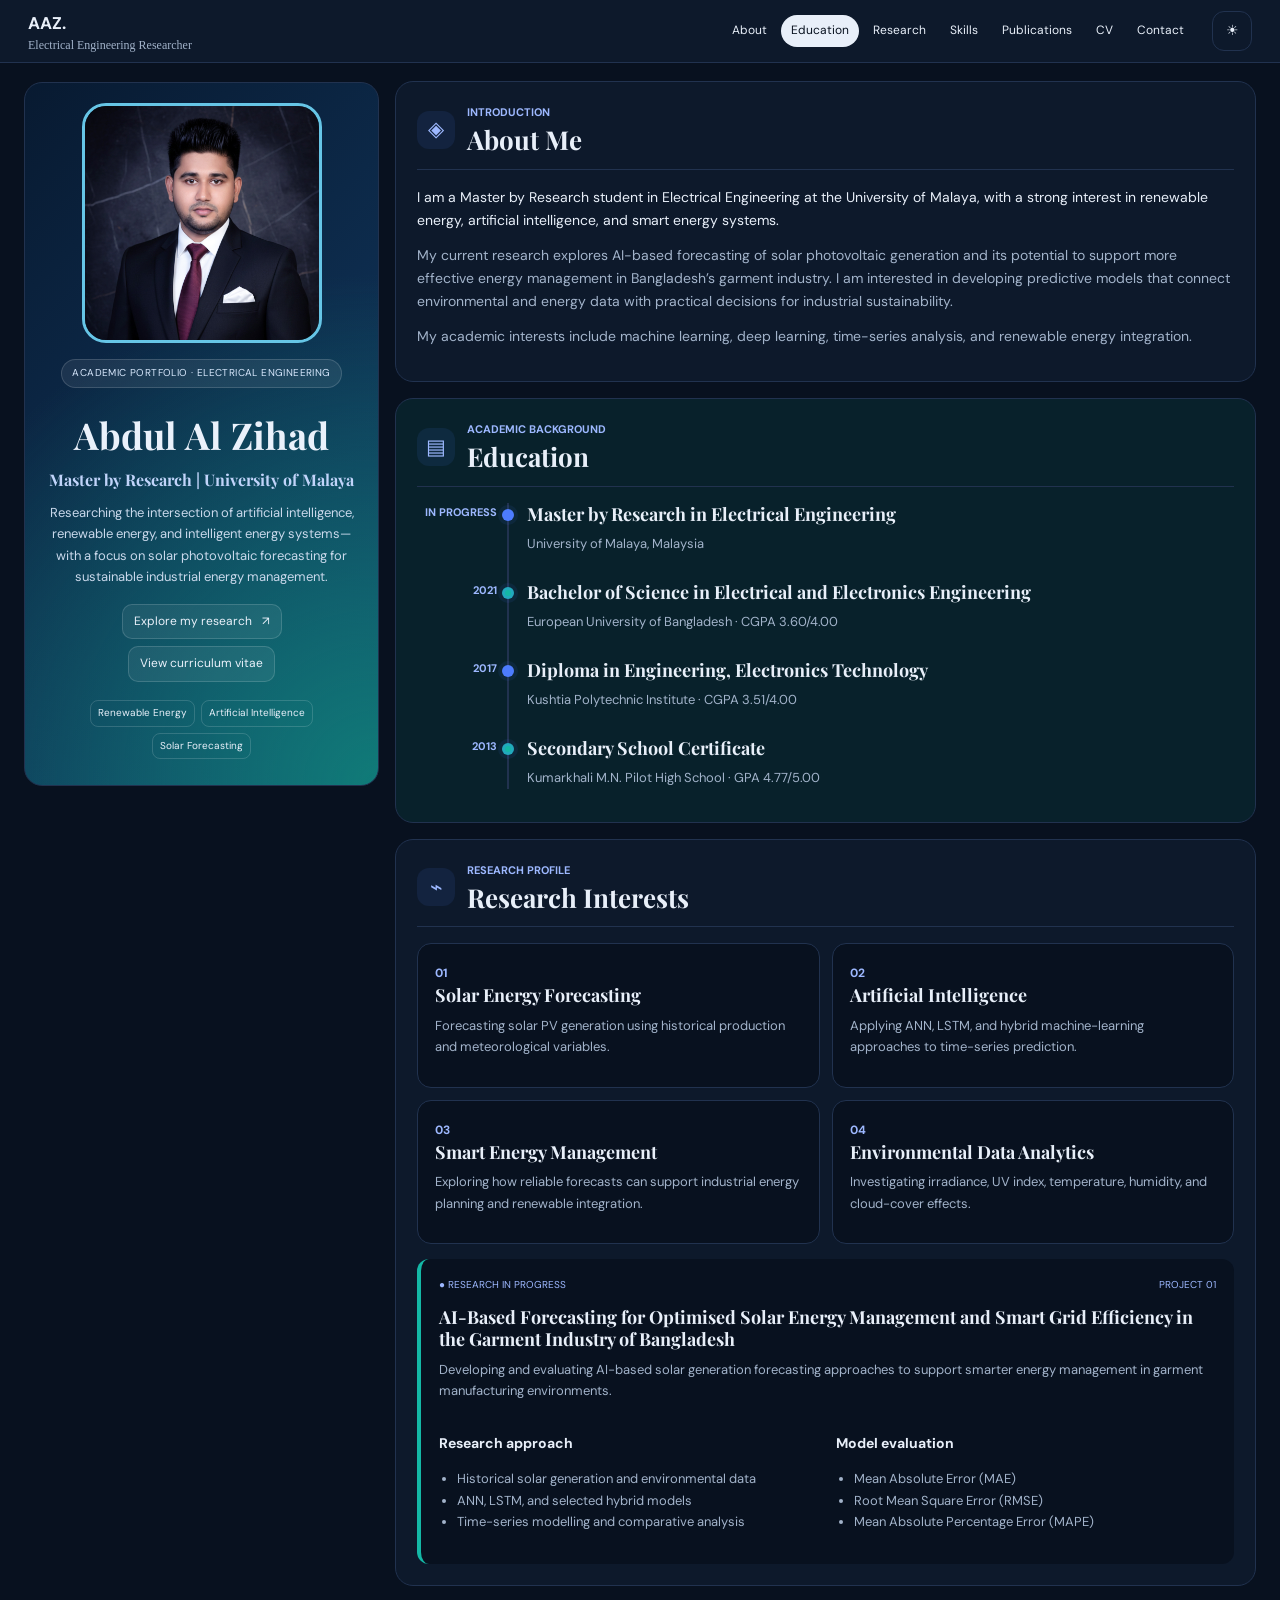
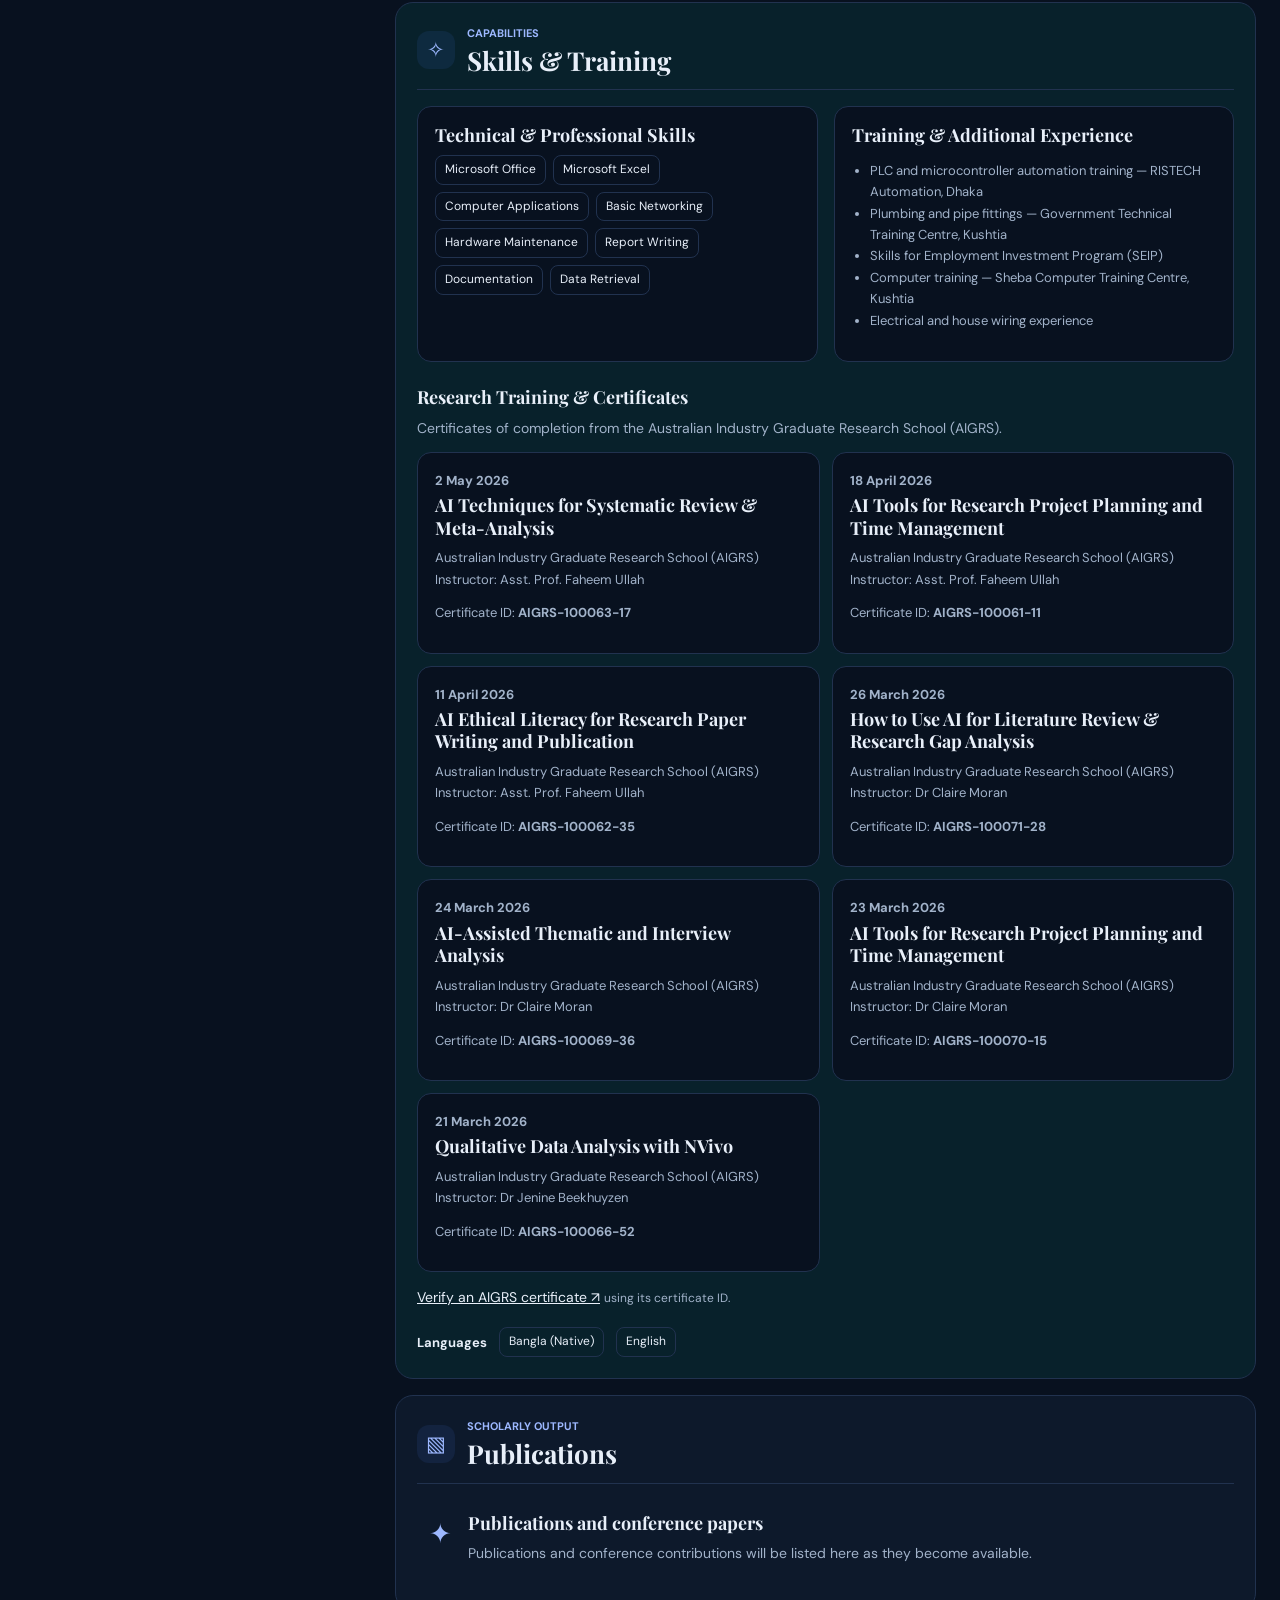
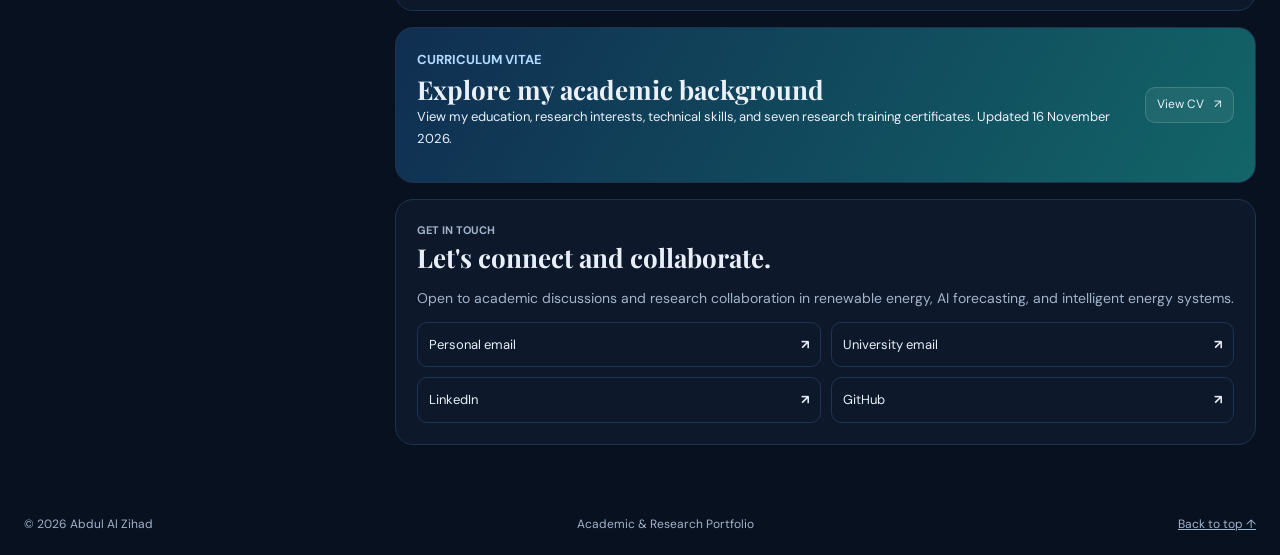
<file: index.html>
<!doctype html>
<html lang="en">
<head>
<meta charset="utf-8"><meta name="viewport" content="width=device-width,initial-scale=1">
<meta name="description" content="Abdul Al Zihad — Electrical Engineering researcher at the University of Malaya, working on AI-based solar energy forecasting.">
<meta name="theme-color" content="#0b1b3b">
<title>Abdul Al Zihad | Academic Portfolio</title>
<link rel="preconnect" href="https://fonts.googleapis.com"><link rel="preconnect" href="https://fonts.gstatic.com" crossorigin>
<link href="https://fonts.googleapis.com/css2?family=DM+Sans:wght@400;500;600;700&family=Playfair+Display:wght@500;600;700&display=swap" rel="stylesheet">
<script>try{if(localStorage.getItem('zihad-theme')!=='light')document.documentElement.classList.add('dark')}catch(e){document.documentElement.classList.add('dark')}</script><style>
:root{--paper:#f2f5fa;--surface:#fff;--card:#eaf3f6;--ink:#0b1730;--muted:#5a6a84;--line:#d8e0ed;--accent:#1d4ed8}
.dark{--paper:#08111f;--surface:#0d192b;--card:#08212b;--ink:#e8eff9;--muted:#a2b3ca;--line:#21324f;--accent:#9db8ff}
*{box-sizing:border-box}html{scroll-behavior:smooth;scroll-padding-top:78px}body{margin:0;background:var(--paper);color:var(--ink);font:14px/1.65 'DM Sans',sans-serif;transition:background .3s,color .3s}a{color:inherit}h1,h2,h3{font-family:'Playfair Display',Georgia,serif;line-height:1.25}h2{font-size:26px;margin:0}h3{font-size:18px;margin:0 0 8px}p{margin:0 0 12px}button{font:inherit;cursor:pointer}a:focus-visible,button:focus-visible{outline:3px solid #14b8a6;outline-offset:4px}.topbar{position:sticky;top:0;z-index:20;border-bottom:1px solid var(--line);background:var(--surface)}.nav{max-width:1440px;margin:auto;padding:9px 28px;display:flex;align-items:center;gap:18px;min-height:62px}.brand{text-decoration:none;font-size:17px;font-weight:700;margin-right:auto}.brand:after{content:'Electrical Engineering Researcher';display:block;font:12px Georgia;color:var(--muted)}.navlinks{display:flex;align-items:center;gap:4px}.navlinks a{text-decoration:none;font-size:12px;padding:6px 10px;border-radius:20px}.navlinks a:hover,.navlinks a.active{background:var(--ink);color:var(--paper)}.theme-toggle,.menu-toggle{border:1px solid var(--line);border-radius:12px;background:var(--surface);color:var(--ink);width:40px;height:40px}.menu-toggle{display:none}main{max-width:1440px;margin:auto;padding:18px 24px;display:grid;grid-template-columns:355px minmax(0,1fr);gap:16px;align-items:start}.hero{grid-column:1;grid-row:1 / span 9;position:sticky;top:82px;text-align:center;padding:20px 20px 26px;border:1px solid var(--line);border-radius:18px;color:#eaf1fb;background:radial-gradient(circle at 100% 100%,#107b78,transparent 65%),linear-gradient(135deg,#081a31,#123d68);overflow:hidden}.hero-grid{display:flex;flex-direction:column}.portrait-wrap{order:-1;margin:0 auto 16px;width:240px;max-width:100%}.portrait-frame{height:240px;border:3px solid #66c5e6;border-radius:24px;background:linear-gradient(145deg,#162c4b,#277481);display:grid;place-items:center;overflow:hidden}.portrait-frame img{display:block;width:100%;height:100%;object-fit:cover;object-position:center 30%}.portrait-fallback{display:none}.portrait-fallback{font:700 68px Georgia;color:#c3dafa}.portrait-caption{display:none}.kicker{display:inline-block;font-size:10px;border:1px solid #ffffff26;border-radius:20px;background:#ffffff12;padding:5px 10px;color:#d7e7fc;letter-spacing:.4px}.hero h1{font-size:37px;margin:12px 0}.hero h2{font-size:16px;color:#c1d4fa;margin-bottom:12px}.hero-text{font-size:13px;color:#c9d8eb}.actions{display:flex;flex-wrap:wrap;gap:7px;justify-content:center;margin-top:16px}.btn{display:inline-flex;padding:7px 11px;border:1px solid #ffffff26;border-radius:10px;text-decoration:none;background:#ffffff10;font-size:12px;gap:10px;transition:transform .2s,background .2s}.btn:hover{transform:translateY(-2px);background:#ffffff20}.hero-tags{margin-top:18px;display:flex;flex-wrap:wrap;gap:6px;justify-content:center}.hero-tags span{font-size:10px;padding:4px 7px;border:1px solid #ffffff26;border-radius:8px}.hero-tags i{display:none}.section,.cv-strip{grid-column:2;background:var(--surface);border:1px solid var(--line);border-radius:18px;padding:21px;margin:0;min-width:0}.tinted{background:var(--card)}.section-title{display:flex;align-items:center;gap:12px;border-bottom:1px solid var(--line);padding-bottom:12px;margin-bottom:16px}.section-icon{width:38px;height:38px;border-radius:12px;background:#4d7cff18;display:grid;place-items:center;color:var(--accent);font-size:21px;flex-shrink:0}.eyebrow{font-size:11px;color:var(--accent);font-weight:700;margin:0 0 3px}.about-grid p{color:var(--muted)}.about-grid .lead{color:var(--ink)}.timeline{margin-left:90px;border-left:2px solid var(--line);padding-left:18px}.timeline article{position:relative;margin:0 0 26px}.timeline article:last-child{margin-bottom:0}.timeline .date{position:absolute;right:calc(100% + 30px);top:0;width:78px;text-align:right;font-size:11px;font-weight:700;color:var(--accent)}.timeline-dot{position:absolute;left:-25px;top:6px;width:12px;height:12px;border:3px solid #4d7cff40;border-radius:50%;background:#4d7cff;box-shadow:0 0 0 4px #4d7cff15}.timeline article:nth-child(even) .timeline-dot{background:#14b8a6}.timeline p{color:var(--muted);font-size:13px}.card-grid{display:grid;grid-template-columns:1fr 1fr;gap:12px}.info-card,.skill-box{padding:17px;border:1px solid var(--line);border-radius:14px;background:var(--paper);transition:transform .2s}.info-card:hover{transform:translateY(-3px)}.info-card p,.research-feature p{color:var(--muted);font-size:13px}.card-no{color:var(--accent);font-size:12px;font-weight:700}.research-feature{margin-top:15px;border-left:4px solid #14b8a6;padding:18px;background:var(--paper);border-radius:12px}.feature-head{display:flex;gap:12px;justify-content:space-between;font-size:10px;color:var(--accent);margin-bottom:12px}.feature-cols,.skills-grid{display:grid;grid-template-columns:1fr 1fr;gap:16px}.feature-cols h4{margin-bottom:8px}.feature-cols ul,.clean-list{padding-left:18px;color:var(--muted);font-size:13px}.chips{display:flex;gap:7px;flex-wrap:wrap}.chips span,.language-line span{border:1px solid var(--line);padding:4px 9px;border-radius:8px;font-size:12px}.language-line{display:flex;align-items:center;gap:12px;margin-top:18px;font-size:13px;flex-wrap:wrap}.empty-state{display:flex;gap:16px;color:var(--muted);padding:12px}.empty-state>span{font-size:27px;color:var(--accent)}.empty-state h3{color:var(--ink)}.cv-strip{background:linear-gradient(120deg,#102e51,#126568);color:#eaf1fb}.cv-strip .eyebrow{color:#b2d9ff}.cv-inner{display:flex;align-items:center;gap:20px;justify-content:space-between}.cv-inner p{font-size:13px}.cv-inner .btn{white-space:nowrap}.contact h2{margin-bottom:12px}.contact p{color:var(--muted)}.contact-list{display:grid;grid-template-columns:1fr 1fr;gap:10px}.contact-list a{padding:11px;border:1px solid var(--line);border-radius:10px;text-decoration:none;font-size:13px}.contact-list a:hover{color:var(--accent)}.contact-list b{float:right}footer{max-width:1440px;margin:auto;padding:20px 24px;color:var(--muted);font-size:12px}.footer-inner{display:flex;gap:18px;justify-content:space-between}.facts-band{display:none}.section{animation:appear .6s ease both}@keyframes appear{from{opacity:.5;transform:translateY(12px)}to{opacity:1;transform:none}}@media(min-width:1500px){main{grid-template-columns:370px 1fr}}@media(max-width:1000px){main{grid-template-columns:290px 1fr;padding:14px}.nav{padding:9px 14px;gap:10px}.navlinks a{padding:6px;font-size:11px}.portrait-frame{height:210px}.card-grid,.skills-grid,.feature-cols{grid-template-columns:1fr}.hero{padding:18px 14px}.hero h1{font-size:31px}}@media(max-width:760px){main{display:flex;flex-direction:column}.hero{position:relative;top:0;width:100%}.section,.cv-strip{width:100%}.navlinks{display:none;position:absolute;top:100%;left:0;right:0;flex-direction:column;background:var(--surface);padding:14px;border-bottom:1px solid var(--line)}.navlinks.open{display:flex}.navlinks a{font-size:14px;width:100%;text-align:center}.menu-toggle{display:block}.hero-text{max-width:520px;margin:auto}.portrait-frame{height:230px}.contact-list{grid-template-columns:1fr}.cv-inner{align-items:flex-start;flex-direction:column}.footer-inner{flex-wrap:wrap}.section{padding:17px}}@media(prefers-reduced-motion:reduce){html{scroll-behavior:auto}*,*::before,*::after{animation:none!important;transition:none!important}}
</style>
</head>
<body>
<header class="topbar"><nav class="nav wrap"><a class="brand" href="#home">AAZ<span>.</span></a><button class="menu-toggle" aria-expanded="false" aria-controls="navlinks">☰</button><div class="navlinks" id="navlinks"><a href="#about">About</a><a href="#education">Education</a><a href="#research">Research</a><a href="#skills">Skills</a><a href="#publications">Publications</a><a href="cv.html?v=20261116-certificates">CV</a><a class="nav-cta" href="#contact">Contact</a></div><button class="theme-toggle" aria-label="Toggle dark mode" title="Toggle dark mode">☀</button></nav></header>
<main>
<section class="hero" id="home"><div class="wrap hero-grid"><div class="hero-copy"><p class="kicker">ACADEMIC PORTFOLIO · ELECTRICAL ENGINEERING</p><h1>Abdul Al Zihad</h1><h2>Master by Research | University of Malaya</h2><p class="hero-text">Researching the intersection of artificial intelligence, renewable energy, and intelligent energy systems—with a focus on solar photovoltaic forecasting for sustainable industrial energy management.</p><div class="actions"><a class="btn btn-light" href="#research">Explore my research <span>↗</span></a><a class="btn btn-outline" href="cv.html?v=20261116-certificates">View curriculum vitae</a></div><div class="hero-tags"><span>Renewable Energy</span><i></i><span>Artificial Intelligence</span><i></i><span>Solar Forecasting</span></div></div><div class="portrait-wrap"><div class="portrait-frame"><img src="assets/profile-portrait.jpg" alt="Portrait of Abdul Al Zihad" onerror="this.style.display='none'"><div class="portrait-fallback">AAZ</div></div><div class="portrait-caption"><b>Abdul Al Zihad</b><span>Researcher · Electrical Engineering</span></div></div></div></section>
<div class="facts-band"><div class="wrap facts"><div><b>01</b><span>Research-focused</span></div><div><b>02</b><span>Data-driven</span></div><div><b>03</b><span>Sustainability-oriented</span></div></div></div>
<section class="section wrap" id="about"><div class="section-title"><span class="section-icon">◈</span><div><p class="eyebrow">INTRODUCTION</p><h2>About Me</h2></div></div><div class="about-grid"><p class="lead">I am a Master by Research student in Electrical Engineering at the University of Malaya, with a strong interest in renewable energy, artificial intelligence, and smart energy systems.</p><div><p>My current research explores AI-based forecasting of solar photovoltaic generation and its potential to support more effective energy management in Bangladesh’s garment industry. I am interested in developing predictive models that connect environmental and energy data with practical decisions for industrial sustainability.</p><p>My academic interests include machine learning, deep learning, time-series analysis, and renewable energy integration.</p></div></div></section>
<section class="section tinted" id="education"><div class="wrap"><div class="section-title"><span class="section-icon">▤</span><div><p class="eyebrow">ACADEMIC BACKGROUND</p><h2>Education</h2></div></div><div class="timeline"><article><span class="timeline-dot"></span><div><span class="date">IN PROGRESS</span><h3>Master by Research in Electrical Engineering</h3><p>University of Malaya, Malaysia</p></div></article><article><span class="timeline-dot"></span><div><span class="date">2021</span><h3>Bachelor of Science in Electrical and Electronics Engineering</h3><p>European University of Bangladesh · CGPA 3.60/4.00</p></div></article><article><span class="timeline-dot"></span><div><span class="date">2017</span><h3>Diploma in Engineering, Electronics Technology</h3><p>Kushtia Polytechnic Institute · CGPA 3.51/4.00</p></div></article><article><span class="timeline-dot"></span><div><span class="date">2013</span><h3>Secondary School Certificate</h3><p>Kumarkhali M.N. Pilot High School · GPA 4.77/5.00</p></div></article></div></div></section>
<section class="section wrap" id="research"><div class="section-title"><span class="section-icon">⌁</span><div><p class="eyebrow">RESEARCH PROFILE</p><h2>Research Interests</h2></div></div><div class="card-grid"><article class="info-card"><span class="card-no">01</span><h3>Solar Energy Forecasting</h3><p>Forecasting solar PV generation using historical production and meteorological variables.</p></article><article class="info-card"><span class="card-no">02</span><h3>Artificial Intelligence</h3><p>Applying ANN, LSTM, and hybrid machine-learning approaches to time-series prediction.</p></article><article class="info-card"><span class="card-no">03</span><h3>Smart Energy Management</h3><p>Exploring how reliable forecasts can support industrial energy planning and renewable integration.</p></article><article class="info-card"><span class="card-no">04</span><h3>Environmental Data Analytics</h3><p>Investigating irradiance, UV index, temperature, humidity, and cloud-cover effects.</p></article></div><article class="research-feature"><div class="feature-head"><span class="status">● RESEARCH IN PROGRESS</span><span>PROJECT 01</span></div><h3>AI-Based Forecasting for Optimised Solar Energy Management and Smart Grid Efficiency in the Garment Industry of Bangladesh</h3><p>Developing and evaluating AI-based solar generation forecasting approaches to support smarter energy management in garment manufacturing environments.</p><div class="feature-cols"><div><h4>Research approach</h4><ul><li>Historical solar generation and environmental data</li><li>ANN, LSTM, and selected hybrid models</li><li>Time-series modelling and comparative analysis</li></ul></div><div><h4>Model evaluation</h4><ul><li>Mean Absolute Error (MAE)</li><li>Root Mean Square Error (RMSE)</li><li>Mean Absolute Percentage Error (MAPE)</li></ul></div></div></article></section>
<section class="section tinted" id="skills"><div class="wrap"><div class="section-title"><span class="section-icon">✧</span><div><p class="eyebrow">CAPABILITIES</p><h2>Skills & Training</h2></div></div><div class="skills-grid"><div class="skill-box"><h3>Technical & Professional Skills</h3><div class="chips"><span>Microsoft Office</span><span>Microsoft Excel</span><span>Computer Applications</span><span>Basic Networking</span><span>Hardware Maintenance</span><span>Report Writing</span><span>Documentation</span><span>Data Retrieval</span></div></div><div class="skill-box"><h3>Training & Additional Experience</h3><ul class="clean-list"><li>PLC and microcontroller automation training — RISTECH Automation, Dhaka</li><li>Plumbing and pipe fittings — Government Technical Training Centre, Kushtia</li><li>Skills for Employment Investment Program (SEIP)</li><li>Computer training — Sheba Computer Training Centre, Kushtia</li><li>Electrical and house wiring experience</li></ul></div></div><div class="training-certificates" style="margin-top:24px"><h3>Research Training &amp; Certificates</h3><p style="color:var(--muted)">Certificates of completion from the Australian Industry Graduate Research School (AIGRS).</p><div class="card-grid"><article class="info-card"><p class="eyebrow"><time datetime="2026-05-02">2 May 2026</time></p><h3>AI Techniques for Systematic Review &amp; Meta-Analysis</h3><p>Australian Industry Graduate Research School (AIGRS)<br>Instructor: Asst. Prof. Faheem Ullah</p><p>Certificate ID: <strong>AIGRS-100063-17</strong></p></article>
<article class="info-card"><p class="eyebrow"><time datetime="2026-04-18">18 April 2026</time></p><h3>AI Tools for Research Project Planning and Time Management</h3><p>Australian Industry Graduate Research School (AIGRS)<br>Instructor: Asst. Prof. Faheem Ullah</p><p>Certificate ID: <strong>AIGRS-100061-11</strong></p></article>
<article class="info-card"><p class="eyebrow"><time datetime="2026-04-11">11 April 2026</time></p><h3>AI Ethical Literacy for Research Paper Writing and Publication</h3><p>Australian Industry Graduate Research School (AIGRS)<br>Instructor: Asst. Prof. Faheem Ullah</p><p>Certificate ID: <strong>AIGRS-100062-35</strong></p></article>
<article class="info-card"><p class="eyebrow"><time datetime="2026-03-26">26 March 2026</time></p><h3>How to Use AI for Literature Review &amp; Research Gap Analysis</h3><p>Australian Industry Graduate Research School (AIGRS)<br>Instructor: Dr Claire Moran</p><p>Certificate ID: <strong>AIGRS-100071-28</strong></p></article>
<article class="info-card"><p class="eyebrow"><time datetime="2026-03-24">24 March 2026</time></p><h3>AI-Assisted Thematic and Interview Analysis</h3><p>Australian Industry Graduate Research School (AIGRS)<br>Instructor: Dr Claire Moran</p><p>Certificate ID: <strong>AIGRS-100069-36</strong></p></article>
<article class="info-card"><p class="eyebrow"><time datetime="2026-03-23">23 March 2026</time></p><h3>AI Tools for Research Project Planning and Time Management</h3><p>Australian Industry Graduate Research School (AIGRS)<br>Instructor: Dr Claire Moran</p><p>Certificate ID: <strong>AIGRS-100070-15</strong></p></article>
<article class="info-card"><p class="eyebrow"><time datetime="2026-03-21">21 March 2026</time></p><h3>Qualitative Data Analysis with NVivo</h3><p>Australian Industry Graduate Research School (AIGRS)<br>Instructor: Dr Jenine Beekhuyzen</p><p>Certificate ID: <strong>AIGRS-100066-52</strong></p></article></div><p style="margin-top:14px"><a href="https://aigrs.au/certificate/verify" target="_blank" rel="noopener">Verify an AIGRS certificate ↗</a> <span style="color:var(--muted);font-size:12px">using its certificate ID.</span></p></div><div class="language-line"><b>Languages</b><span>Bangla (Native)</span><span>English</span></div></div></section>
<section class="section wrap" id="publications"><div class="section-title"><span class="section-icon">▧</span><div><p class="eyebrow">SCHOLARLY OUTPUT</p><h2>Publications</h2></div></div><div class="empty-state"><span>✦</span><div><h3>Publications and conference papers</h3><p>Publications and conference contributions will be listed here as they become available.</p></div></div></section>
<section class="cv-strip"><div class="wrap cv-inner"><div><p class="eyebrow">CURRICULUM VITAE</p><h2>Explore my academic background</h2><p>View my education, research interests, technical skills, and seven research training certificates. Updated 16 November 2026.</p></div><a class="btn btn-light" href="cv.html?v=20261116-certificates">View CV <span>↗</span></a></div></section>
<section class="section wrap contact" id="contact"><div><p class="eyebrow">GET IN TOUCH</p><h2>Let's connect and collaborate.</h2><p>Open to academic discussions and research collaboration in renewable energy, AI forecasting, and intelligent energy systems.</p></div><div class="contact-list"><a href="mailto:abdulalzihad05@gmail.com">Personal email <b>↗</b></a><a href="mailto:25099949@siswa.um.edu.my">University email <b>↗</b></a><a href="https://www.linkedin.com/in/abdul-al-zihad/" target="_blank" rel="noopener">LinkedIn <b>↗</b></a><a href="https://github.com/abdulalzihad05" target="_blank" rel="noopener">GitHub <b>↗</b></a></div></section>
</main><footer><div class="wrap footer-inner"><span>© <span id="year"></span> Abdul Al Zihad</span><span>Academic & Research Portfolio</span><a href="#home">Back to top ↑</a></div></footer><script>
document.getElementById('year').textContent=new Date().getFullYear();
const theme=document.querySelector('.theme-toggle');function themeLabel(){theme.textContent=document.documentElement.classList.contains('dark')?'☀':'☾'}themeLabel();theme.addEventListener('click',()=>{document.documentElement.classList.toggle('dark');themeLabel();try{localStorage.setItem('zihad-theme',document.documentElement.classList.contains('dark')?'dark':'light')}catch(e){}});
const menu=document.querySelector('.menu-toggle'),links=document.querySelector('.navlinks');menu.addEventListener('click',()=>{const open=links.classList.toggle('open');menu.setAttribute('aria-expanded',open)});links.querySelectorAll('a').forEach(a=>a.addEventListener('click',()=>{links.classList.remove('open');menu.setAttribute('aria-expanded','false')}));
const sections=document.querySelectorAll('section[id]');const observer=new IntersectionObserver(entries=>{entries.forEach(entry=>{if(entry.isIntersecting){links.querySelectorAll('a').forEach(a=>a.classList.toggle('active',a.getAttribute('href')==='#'+entry.target.id))}})},{rootMargin:'-80px 0px -55% 0px'});sections.forEach(s=>observer.observe(s));
</script>
</body></html>
</file>
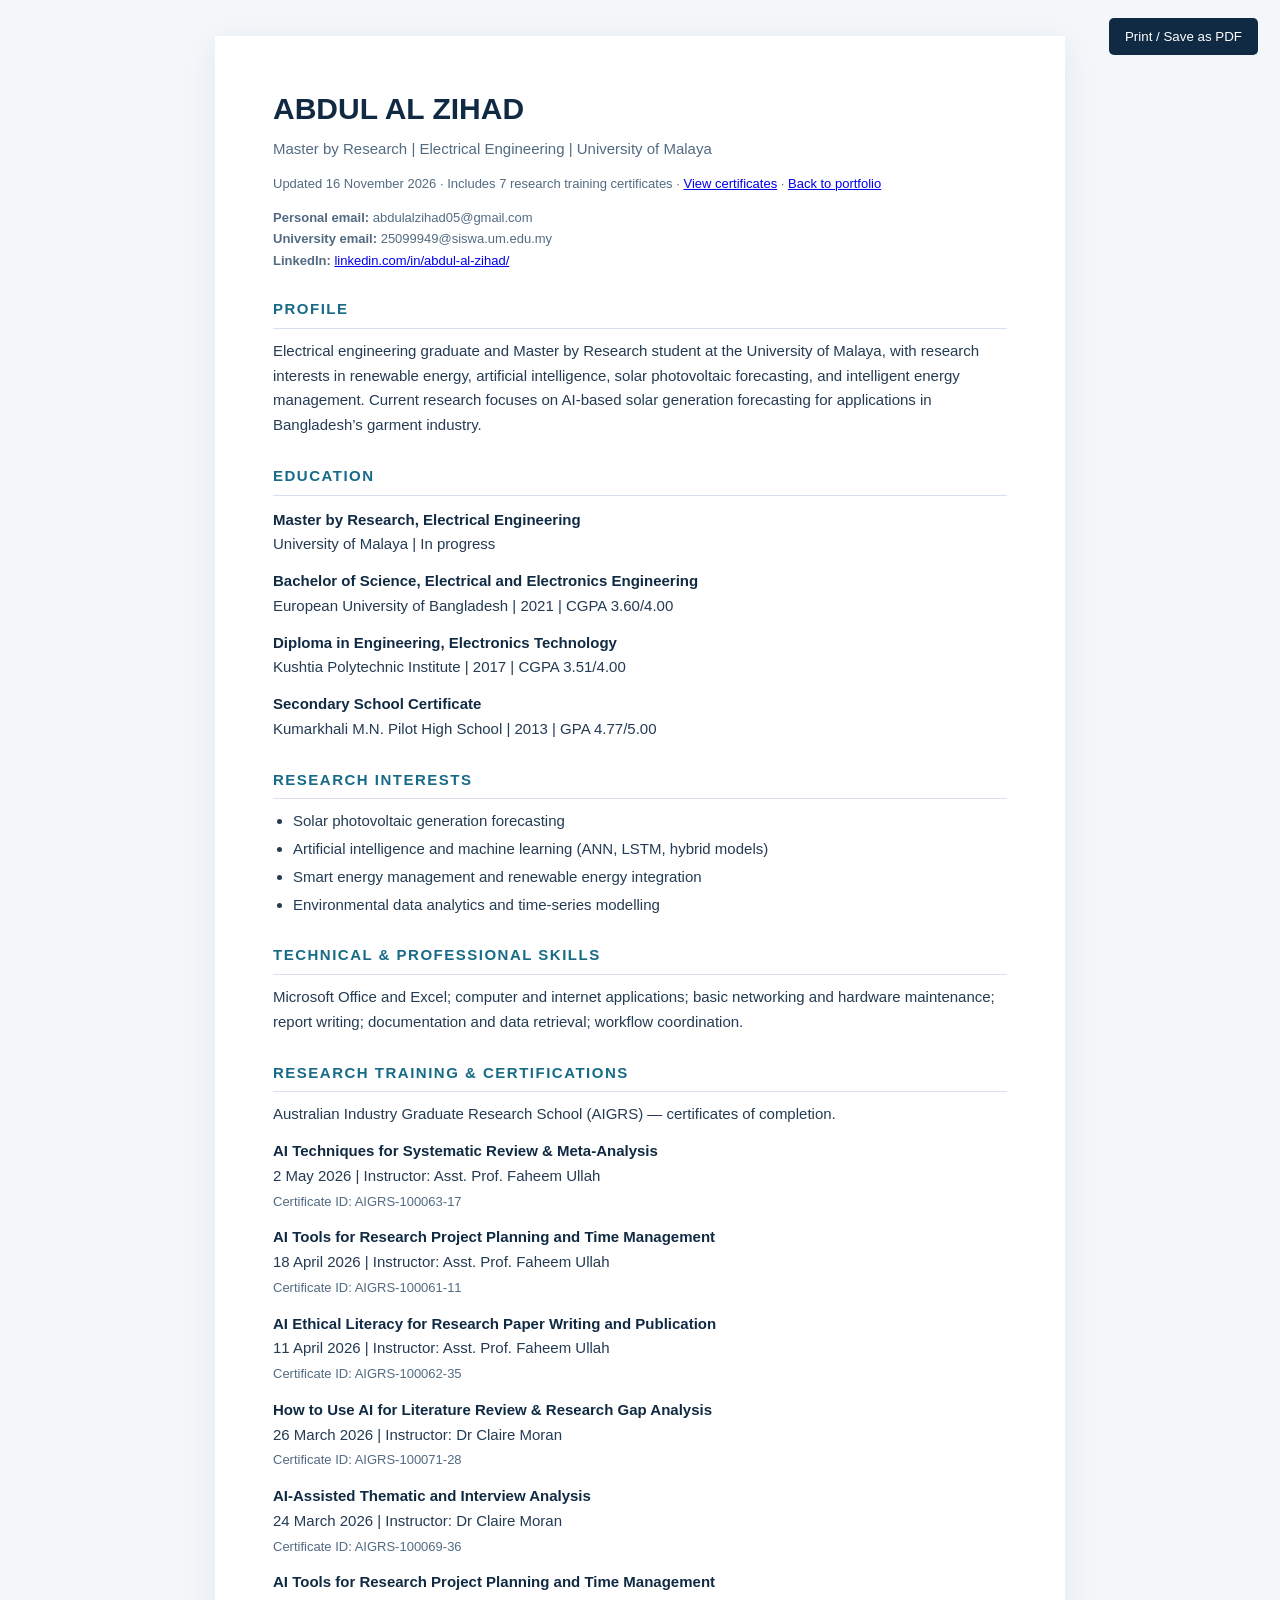
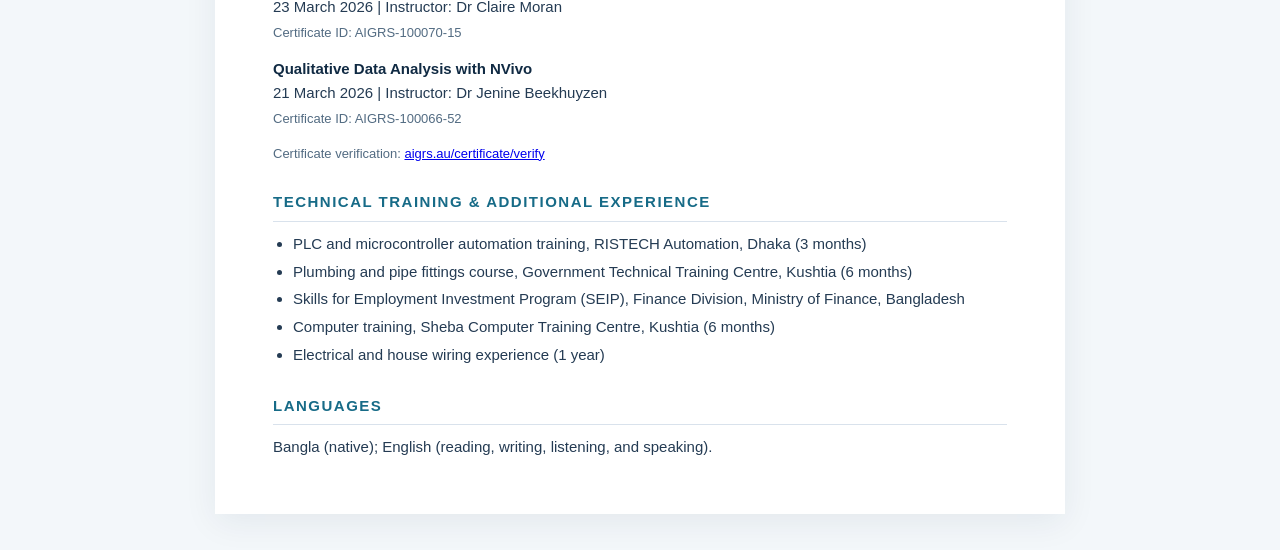
<file: cv.html>
<!doctype html>
<html lang="en"><head><meta charset="utf-8"><meta name="viewport" content="width=device-width,initial-scale=1"><title>CV | Abdul Al Zihad</title>
<style>
:root{--navy:#102a43;--teal:#176b87;--ink:#243b53;--muted:#526b82}*{box-sizing:border-box}body{font:15px/1.65 Arial,sans-serif;color:var(--ink);margin:0;background:#f3f7fa}.page{max-width:850px;margin:36px auto;background:white;padding:48px 58px;box-shadow:0 8px 32px #102a4312}h1{font-size:30px;color:var(--navy);margin:0}h2{font-size:15px;letter-spacing:.1em;color:var(--teal);border-bottom:1px solid #d9e2ec;padding-bottom:6px;margin:26px 0 10px}p{margin:6px 0}.sub{color:var(--muted);margin:3px 0 12px}.item{margin:12px 0;break-inside:avoid}h2{break-after:avoid}.item strong{color:var(--navy)}.contact{font-size:13px;color:var(--muted)}ul{padding-left:20px;margin:7px 0}li{margin:3px 0}.print{position:fixed;right:22px;top:18px;background:var(--navy);color:white;border:0;padding:11px 16px;border-radius:5px;cursor:pointer}@media(max-width:650px){.page{margin:0;padding:28px 22px}.print{position:static;margin:14px}}@media print{body{background:white}.page{margin:0;padding:0;max-width:none;box-shadow:none}.print{display:none}a{color:inherit;text-decoration:none}}
</style></head><body><button class="print" onclick="window.print()">Print / Save as PDF</button><main class="page">
<h1>ABDUL AL ZIHAD</h1><p class="sub">Master by Research | Electrical Engineering | University of Malaya</p>
<p class="sub" style="font-size:13px">Updated 16 November 2026 · Includes 7 research training certificates · <a href="#certifications">View certificates</a> · <a href="./">Back to portfolio</a></p>
<p class="contact"><b>Personal email:</b> abdulalzihad05@gmail.com<br><b>University email:</b> 25099949@siswa.um.edu.my<br><b>LinkedIn:</b> <a href="https://www.linkedin.com/in/abdul-al-zihad/">linkedin.com/in/abdul-al-zihad/</a></p>
<h2>PROFILE</h2><p>Electrical engineering graduate and Master by Research student at the University of Malaya, with research interests in renewable energy, artificial intelligence, solar photovoltaic forecasting, and intelligent energy management. Current research focuses on AI-based solar generation forecasting for applications in Bangladesh’s garment industry.</p>
<h2>EDUCATION</h2>
<div class="item"><strong>Master by Research, Electrical Engineering</strong><br>University of Malaya | In progress</div>
<div class="item"><strong>Bachelor of Science, Electrical and Electronics Engineering</strong><br>European University of Bangladesh | 2021 | CGPA 3.60/4.00</div>
<div class="item"><strong>Diploma in Engineering, Electronics Technology</strong><br>Kushtia Polytechnic Institute | 2017 | CGPA 3.51/4.00</div>
<div class="item"><strong>Secondary School Certificate</strong><br>Kumarkhali M.N. Pilot High School | 2013 | GPA 4.77/5.00</div>
<h2>RESEARCH INTERESTS</h2><ul><li>Solar photovoltaic generation forecasting</li><li>Artificial intelligence and machine learning (ANN, LSTM, hybrid models)</li><li>Smart energy management and renewable energy integration</li><li>Environmental data analytics and time-series modelling</li></ul>
<h2>TECHNICAL &amp; PROFESSIONAL SKILLS</h2><p>Microsoft Office and Excel; computer and internet applications; basic networking and hardware maintenance; report writing; documentation and data retrieval; workflow coordination.</p>
<h2 id="certifications">RESEARCH TRAINING &amp; CERTIFICATIONS</h2><p>Australian Industry Graduate Research School (AIGRS) — certificates of completion.</p><div class="item"><strong>AI Techniques for Systematic Review &amp; Meta-Analysis</strong><br>2 May 2026 | Instructor: Asst. Prof. Faheem Ullah<br><span class="contact">Certificate ID: AIGRS-100063-17</span></div>
<div class="item"><strong>AI Tools for Research Project Planning and Time Management</strong><br>18 April 2026 | Instructor: Asst. Prof. Faheem Ullah<br><span class="contact">Certificate ID: AIGRS-100061-11</span></div>
<div class="item"><strong>AI Ethical Literacy for Research Paper Writing and Publication</strong><br>11 April 2026 | Instructor: Asst. Prof. Faheem Ullah<br><span class="contact">Certificate ID: AIGRS-100062-35</span></div>
<div class="item"><strong>How to Use AI for Literature Review &amp; Research Gap Analysis</strong><br>26 March 2026 | Instructor: Dr Claire Moran<br><span class="contact">Certificate ID: AIGRS-100071-28</span></div>
<div class="item"><strong>AI-Assisted Thematic and Interview Analysis</strong><br>24 March 2026 | Instructor: Dr Claire Moran<br><span class="contact">Certificate ID: AIGRS-100069-36</span></div>
<div class="item"><strong>AI Tools for Research Project Planning and Time Management</strong><br>23 March 2026 | Instructor: Dr Claire Moran<br><span class="contact">Certificate ID: AIGRS-100070-15</span></div>
<div class="item"><strong>Qualitative Data Analysis with NVivo</strong><br>21 March 2026 | Instructor: Dr Jenine Beekhuyzen<br><span class="contact">Certificate ID: AIGRS-100066-52</span></div><p class="contact">Certificate verification: <a href="https://aigrs.au/certificate/verify">aigrs.au/certificate/verify</a></p><h2>TECHNICAL TRAINING &amp; ADDITIONAL EXPERIENCE</h2><ul><li>PLC and microcontroller automation training, RISTECH Automation, Dhaka (3 months)</li><li>Plumbing and pipe fittings course, Government Technical Training Centre, Kushtia (6 months)</li><li>Skills for Employment Investment Program (SEIP), Finance Division, Ministry of Finance, Bangladesh</li><li>Computer training, Sheba Computer Training Centre, Kushtia (6 months)</li><li>Electrical and house wiring experience (1 year)</li></ul>
<h2>LANGUAGES</h2><p>Bangla (native); English (reading, writing, listening, and speaking).</p>
</main></body></html>
</file>
